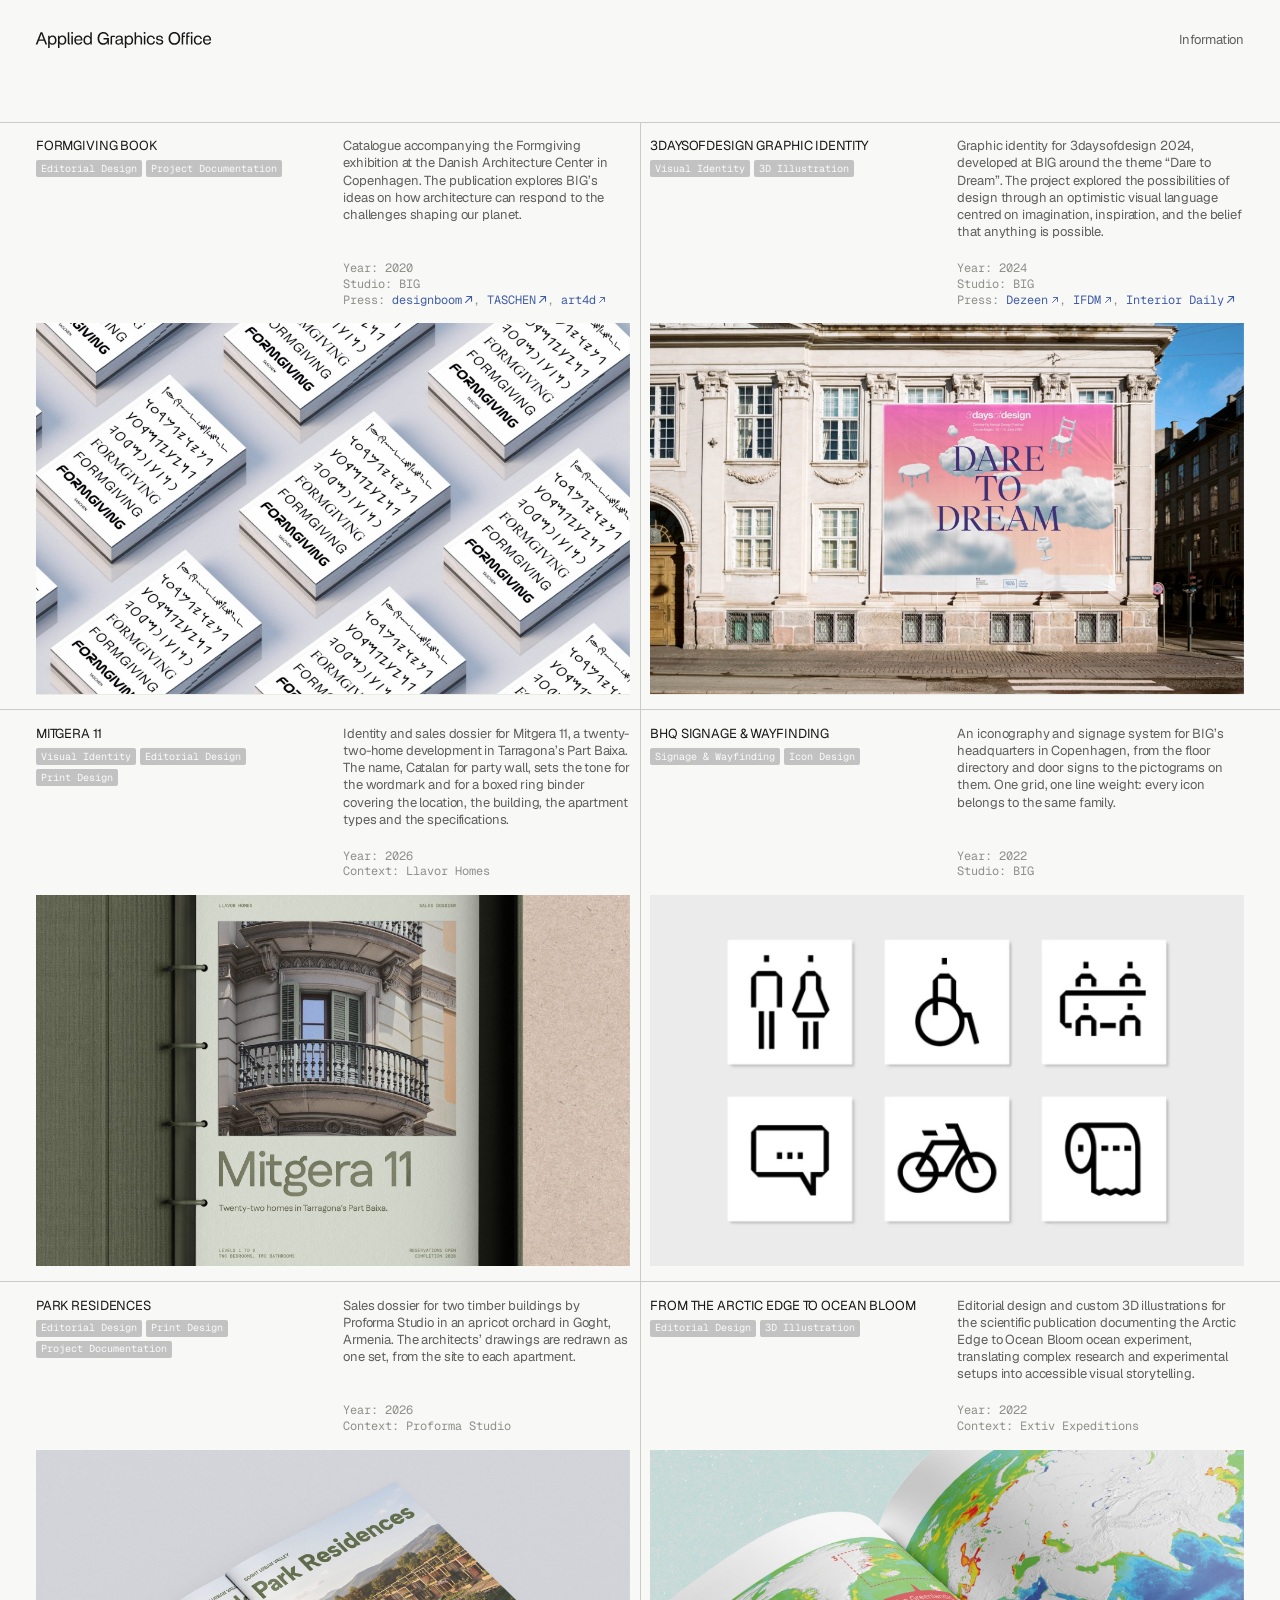
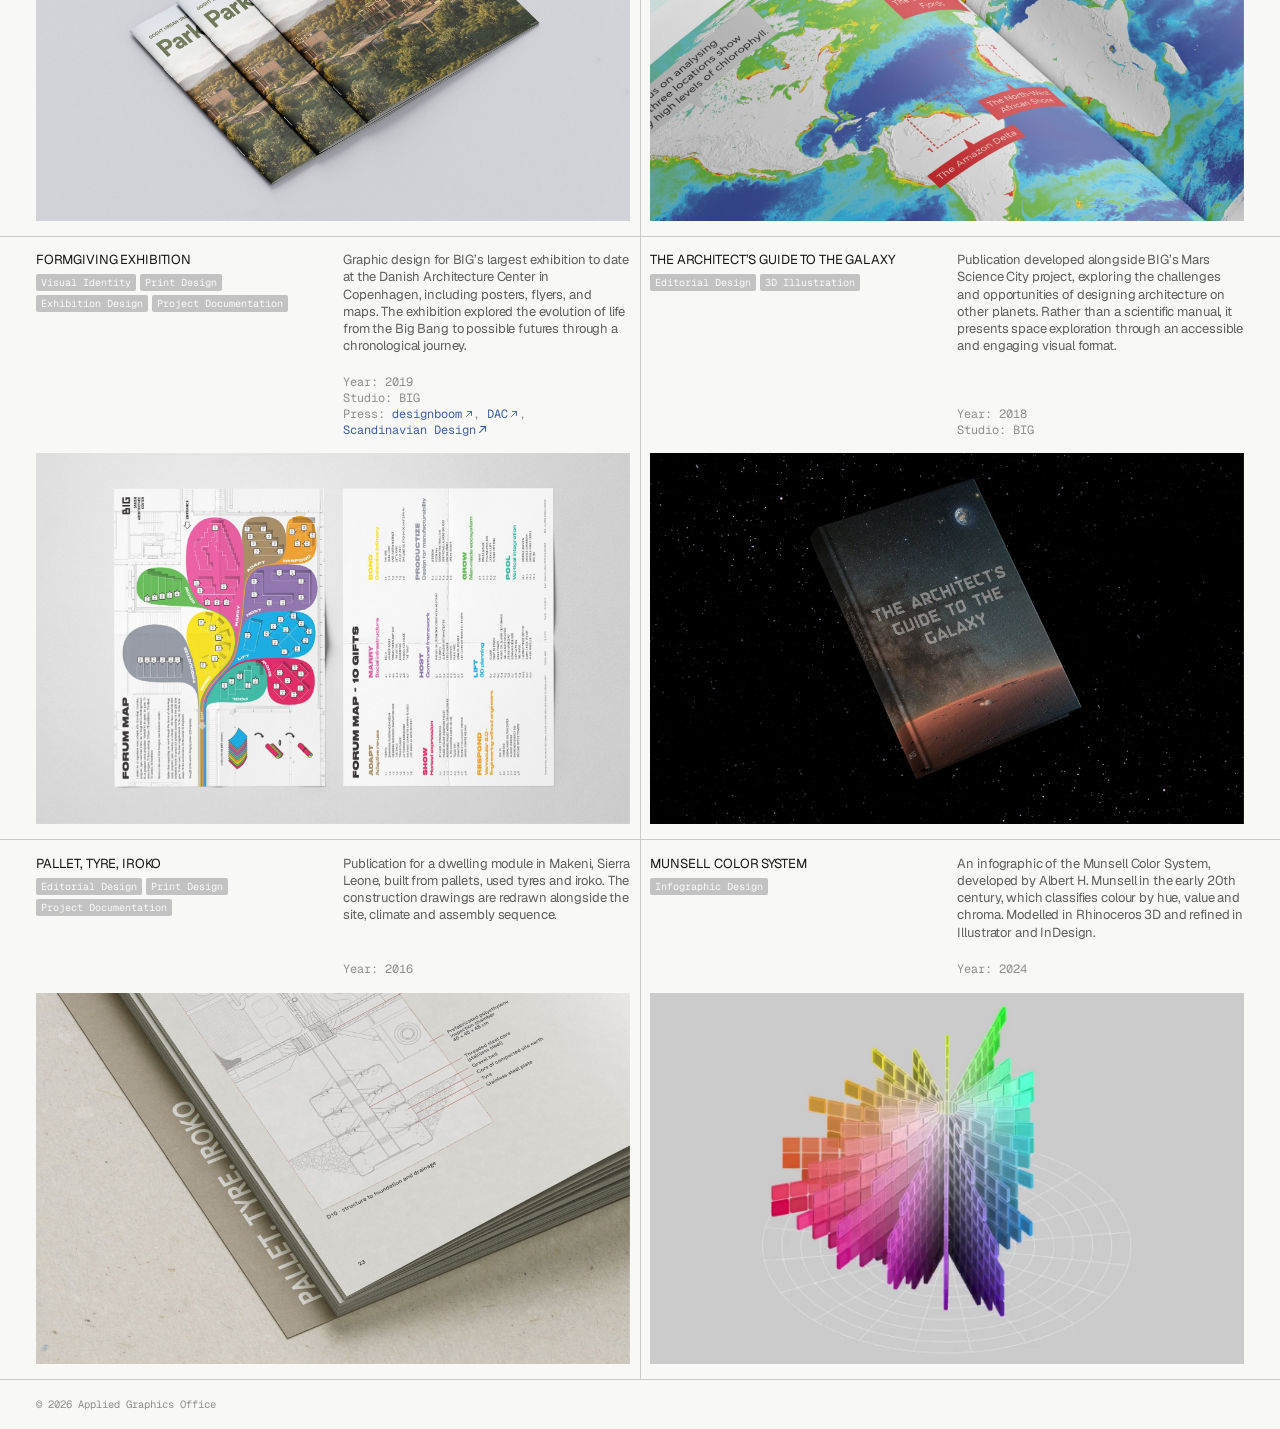
<file: index.html>
<!doctype html>
<html lang="en">
<head>
<meta charset="utf-8">
<meta name="viewport" content="width=device-width, initial-scale=1, viewport-fit=cover">
<title>Applied Graphics Office</title>
<meta name="description" content="Applied Graphics Office is a Copenhagen design studio working at the intersection of space, information and graphic design: signage and wayfinding, visual identity and editorial design.">
<meta property="og:title" content="Applied Graphics Office">
<meta property="og:description" content="A design studio working at the intersection of space, information and graphic design. Signage and wayfinding, visual identity and editorial design.">
<meta property="og:type" content="website">
<meta property="og:url" content="https://www.appliedgraphicsoffice.com/">
<meta property="og:image" content="https://www.appliedgraphicsoffice.com/img/share-munsell-greens.jpg">
<meta property="og:image:width" content="1600">
<meta property="og:image:height" content="997">
<meta name="twitter:card" content="summary_large_image">
<link rel="icon" href="favicon.ico" sizes="32x32">
<link rel="icon" href="favicon.svg" type="image/svg+xml">
<link rel="apple-touch-icon" href="apple-touch-icon.png">
<link rel="preload" href="fonts/geist-latin-400-normal.woff2" as="font" type="font/woff2" crossorigin>
<link rel="preload" href="fonts/geist-mono-latin-400-normal.woff2" as="font" type="font/woff2" crossorigin>
<style>
@font-face{font-family:"Geist";font-style:normal;font-weight:400;font-display:swap;src:url(fonts/geist-latin-400-normal.woff2) format("woff2");unicode-range:U+0000-00FF,U+0131,U+0152-0153,U+02BB-02BC,U+02C6,U+02DA,U+02DC,U+0304,U+0308,U+0329,U+2000-206F,U+20AC,U+2122,U+2191,U+2193,U+2212,U+2215,U+FEFF,U+FFFD}
@font-face{font-family:"Geist";font-style:normal;font-weight:400;font-display:swap;src:url(fonts/geist-latin-ext-400-normal.woff2) format("woff2");unicode-range:U+0100-02BA,U+02BD-02C5,U+02C7-02CC,U+02CE-02D7,U+02DD-02FF,U+0304,U+0308,U+0329,U+1D00-1DBF,U+1E00-1E9F,U+1EF2-1EFF,U+2020,U+20A0-20AB,U+20AD-20C0,U+2113,U+2C60-2C7F,U+A720-A7FF}
@font-face{font-family:"Geist Mono";font-style:normal;font-weight:400;font-display:swap;src:url(fonts/geist-mono-latin-400-normal.woff2) format("woff2");unicode-range:U+0000-00FF,U+0131,U+0152-0153,U+02BB-02BC,U+02C6,U+02DA,U+02DC,U+0304,U+0308,U+0329,U+2000-206F,U+20AC,U+2122,U+2191,U+2193,U+2212,U+2215,U+FEFF,U+FFFD}
@font-face{font-family:"Geist Mono";font-style:normal;font-weight:400;font-display:swap;src:url(fonts/geist-mono-latin-ext-400-normal.woff2) format("woff2");unicode-range:U+0100-02BA,U+02BD-02C5,U+02C7-02CC,U+02CE-02D7,U+02DD-02FF,U+0304,U+0308,U+0329,U+1D00-1DBF,U+1E00-1E9F,U+1EF2-1EFF,U+2020,U+20A0-20AB,U+20AD-20C0,U+2113,U+2C60-2C7F,U+A720-A7FF}
/* 8-column grid, 4 per half; rules mark rows and the centre line. Light only, by design. */
:root{
  --bg:#f8f8f7; --ink:#161616; --text:#5e5e5b; --meta:#8f8f8b; --rule:#cbcbc7; --tag-hover:#a9a9a9;
  --pill:#eeeeec; --link:#405EA5;
  --tag:#c2c2c2; --tag-ink:#fbfbfa; --on-img:#ffffff;
  --font:"Geist", "Helvetica Neue", Arial, sans-serif;
  --mono:"Geist Mono", ui-monospace, Menlo, Consolas, monospace;
  --m:2.8vw;            /* outer margin */
  --g:1.6vw;            /* gutter */
  --s-body:clamp(13px, .86vw, 17px);
  --s-large:clamp(16px, 1.16vw, 24px);
  --s-small:clamp(10.5px, .68vw, 13px);
  --lh:1.32;
  color-scheme:light;
}
*,*::before,*::after{box-sizing:border-box}
[hidden]{display:none!important}
html{-webkit-text-size-adjust:100%}
body{margin:0;letter-spacing:-.01em;background:var(--bg);color:var(--text);font-family:var(--font);font-size:var(--s-body);line-height:var(--lh);
  min-height:100vh;display:flex;flex-direction:column;-webkit-font-smoothing:antialiased}
body>div:not(.lightbox){flex:1}
a{color:inherit;text-decoration:none}
a:hover{color:var(--ink)}
:focus-visible{outline:1px solid var(--ink);outline-offset:3px}
button{font:inherit;letter-spacing:0;color:inherit;background:none;border:0;padding:0;cursor:pointer}
svg{display:block;fill:none;stroke:currentColor;stroke-width:1.5;stroke-linecap:round;stroke-linejoin:round}
p{margin:0}

/* header */
.top{display:flex;justify-content:space-between;align-items:baseline;font-size:var(--s-large);color:var(--ink);
  padding:2.2vw max(var(--m), env(safe-area-inset-right,0px)) 0 max(var(--m), env(safe-area-inset-left,0px));min-height:9.5vw}
.top .mark{color:var(--ink)}
/* faint pill behind the header links on hover; padding and negative margin cancel out, so nothing moves */
.top .mark,.top .nav,.info .mark{border-radius:.3em;padding:.1em .3em;margin:-.1em -.3em;transition:background-color .15s}
@media (hover:hover){.top .mark:hover,.top .nav:hover,.info .mark:hover{background:var(--pill)}}
/* work header: name over the left column, filter + Information over the right */
.work-top{display:grid;grid-template-columns:1fr 1fr;grid-template-rows:auto 1fr;column-gap:var(--g);align-items:baseline;padding-bottom:1.15vw}
.work-top .filters{grid-column:1/-1;grid-row:2;align-self:end;justify-self:start;display:flex;flex-wrap:wrap;gap:4px}
.filters:empty{display:none}
.work-top .mark{justify-self:start}
/* wordmark: Britti Sans outlines, same width as the old type name. The viewBox has 10 units of room each side (negative side margins cancel it) so no browser clips the A or the e. Cap height about .78em; the negative margin puts its baseline on the text baseline */
.wordmark{display:inline-block;vertical-align:baseline;height:1em;width:11.051em;margin:0 -.0435em -.218em;overflow:visible;fill:currentColor;stroke:none}
.top-r{display:flex;align-items:baseline;gap:1em;min-width:0}
.top-r .nav{margin-left:auto}
/* Information / Work: smaller and grey, so the wordmark is the only thing in the header at its size and colour */
.top .nav{font-size:var(--s-body);color:var(--text)}
.top .nav:hover{color:var(--ink)}
.info-top{min-height:0;padding-bottom:4vw} /* same box as the work header, so the name sits in the same spot */

/* work grid */
.grid{display:grid;grid-template-columns:1fr 1fr;border-top:1px solid var(--rule)}
/* two independent columns: opening text in one never moves the other */
.col{min-width:0;display:flex;flex-direction:column}
.col-right{box-shadow:inset 1px 0 0 var(--rule)} /* drawn, not a border, so both columns stay equal width */
.project{display:grid;grid-template-columns:repeat(4,minmax(0,1fr));column-gap:var(--g);row-gap:0;
  align-content:start;grid-template-rows:minmax(var(--row-h,auto),auto) auto;padding:1.15vw calc(var(--g)/2) 1.15vw max(var(--m), env(safe-area-inset-left,0px));border-bottom:1px solid var(--rule)}
.col-right .project{padding-left:calc(var(--g)/2);padding-right:max(var(--m), env(safe-area-inset-right,0px))}
.head{grid-column:1/3;align-self:start;min-width:0;padding-bottom:1.15vw}
.body{grid-column:3/5;align-self:stretch;min-width:0;padding-bottom:1.15vw;display:flex;flex-direction:column;gap:1.6em}
.slides{grid-column:1/5}
h2{margin:0;font-size:var(--s-body);font-weight:400;line-height:var(--lh);text-transform:uppercase;letter-spacing:inherit;color:var(--ink);text-wrap:balance}
.tags{list-style:none;margin:.45em 0 0;padding:0;display:flex;flex-wrap:wrap;gap:4px}
.tags li{display:flex}
/* pills filter the grid; the active one turns dark */
.tag,.filter-clear{font-family:var(--mono);letter-spacing:0;background:var(--tag);color:var(--tag-ink);font-size:.78em;line-height:1;padding:.36em .5em .32em;border-radius:2px;
  cursor:pointer;transition:background-color .15s}
@media (hover:hover){.tag:hover{background:var(--tag-hover)}}
.tag.active,.filter-clear{background:#8f8f8f}
.filter-clear{display:inline-flex;align-items:center;gap:.45em}
.filters .tag,.filters .filter-clear{font-size:calc(var(--s-body)*.78)}
.filter-clear svg{width:.75em;height:.75em;stroke-width:2}
@media (hover:hover){.filter-clear:hover{background:var(--text)}}
.meta a,.info a:not(.mark){white-space:nowrap}
/* ↗ after links that leave the site. Drawn as an icon so it matches across fonts,
   and a fallback font would differ between systems */
a[target="_blank"]::after,a[href^="mailto:"]::after{content:"";display:inline-block;width:.7em;height:.7em;margin-left:.2em;vertical-align:0;background:currentColor;
  -webkit-mask:url("data:image/svg+xml,%3Csvg xmlns='http://www.w3.org/2000/svg' viewBox='0 0 16 16'%3E%3Cpath d='M3 13 13 3M5 3h8v8' fill='none' stroke='%23000' stroke-width='1.8' stroke-linecap='round' stroke-linejoin='round'/%3E%3C/svg%3E") center/contain no-repeat;
  mask:url("data:image/svg+xml,%3Csvg xmlns='http://www.w3.org/2000/svg' viewBox='0 0 16 16'%3E%3Cpath d='M3 13 13 3M5 3h8v8' fill='none' stroke='%23000' stroke-width='1.8' stroke-linecap='round' stroke-linejoin='round'/%3E%3C/svg%3E") center/contain no-repeat}
.meta a{color:var(--link);border-bottom:1px solid transparent}
.meta a:hover{color:var(--link);border-bottom-color:currentColor}
.meta{font-family:var(--mono);font-size:.92em;letter-spacing:0;color:var(--meta);margin-top:auto} /* year and client sit on the image; the gap above them flexes */


/* slideshow */
.slides{position:relative;aspect-ratio:1.6;max-width:100%;background:#e9e9e6;overflow:hidden;color:var(--on-img)}
.frame{position:absolute;inset:0;cursor:zoom-in}
.frame img,.frame video{position:absolute;inset:0;width:100%;height:100%;object-fit:cover;display:block;will-change:transform}
.slides{--inset:1.1vw;--ico:clamp(14px,1vw,18px)}
/* arrows and enlarge icon share one size, stroke and shadow, and the same inset from the image edge */
.slides .prev,.slides .next{position:absolute;top:0;bottom:0;width:12%;display:flex;align-items:center}
.slides .prev{left:0;justify-content:flex-start;padding-left:var(--inset)}.slides .next{right:0;justify-content:flex-end;padding-right:var(--inset)}
.slides .prev svg,.slides .next svg,.enlarge svg{width:var(--ico);height:var(--ico);
  filter:drop-shadow(0 0 3px rgba(0,0,0,.45)) drop-shadow(0 0 10px rgba(0,0,0,.25))}
.enlarge{position:absolute;top:var(--inset);right:var(--inset);width:var(--ico);aspect-ratio:1;z-index:2;cursor:zoom-in;
  transition:opacity .2s}
.enlarge::after{content:"";position:absolute;inset:-12px} /* larger click target, sits above the next arrow */
.slides[data-count="1"] .prev,.slides[data-count="1"] .next{display:none}
/* mouse and trackpad: arrows appear on hover; touch screens keep them visible */
@media (hover:hover) and (pointer:fine){
  .slides .prev,.slides .next,.slides .enlarge{opacity:0;transition:opacity .2s}
  .slides:hover .prev,.slides:hover .next,.slides:hover .enlarge,.slides:focus-within .enlarge,
  .slides .prev:focus-visible,.slides .next:focus-visible{opacity:1}
}

/* information */
.info{max-width:calc(50vw - var(--m) - var(--g)/2);min-width:0;color:var(--text);line-height:var(--lh);display:flex;flex-direction:column;gap:1.3em}
.info .mark{color:var(--ink)}
.info .contact{margin-top:1.3em}
.info a:not(.mark){color:var(--link);border-bottom:1px solid transparent}
.info a:not(.mark):hover{color:var(--link);border-bottom-color:currentColor}

/* footer */
.foot{font-family:var(--mono);letter-spacing:0;font-size:var(--s-small);color:var(--meta);padding:1.4vw max(var(--m), env(safe-area-inset-right,0px)) max(1.4vw, env(safe-area-inset-bottom,0px)) max(var(--m), env(safe-area-inset-left,0px))}

/* lightbox */
.lightbox{position:fixed;inset:0;z-index:20;background:var(--bg);display:flex;align-items:center;justify-content:center;color:var(--ink)}
/* the stage hugs the image, so the arrows sit just outside its edges */
.lightbox{--lb-ico:clamp(16px,1.2vw,22px);--lb-gap:1.2vw}
.lb-stage{position:relative}
.lb-img{max-width:calc(100vw - 16vw);max-height:calc(100vh - 12vh);object-fit:contain;display:block}
.lightbox .prev,.lightbox .next{position:absolute;top:0;bottom:0;width:calc(var(--lb-ico) + var(--lb-gap) + 2vw);display:flex;align-items:center}
.lightbox .prev{right:100%;justify-content:flex-end;padding-right:var(--lb-gap)}
.lightbox .next{left:100%;justify-content:flex-start;padding-left:var(--lb-gap)}
.lightbox svg{width:var(--lb-ico);height:var(--lb-ico)}
.lb-close{position:absolute;z-index:2;padding:8px;margin:-8px;top:calc(2.2vw + env(safe-area-inset-top,0px));right:max(var(--m), env(safe-area-inset-right,0px))}
.lb-caption{position:absolute;left:max(var(--m), env(safe-area-inset-left,0px));bottom:calc(1.4vw + env(safe-area-inset-bottom,0px));font-size:var(--s-body);color:var(--meta)}
.lb-caption b{font-weight:400;color:var(--ink);text-transform:uppercase;letter-spacing:inherit}
body.locked{overflow:hidden}

/* phones and small tablets: one project per row */
@media (max-width:760px){
  :root{--m:16px;--g:12px;--s-body:13px;--s-large:16px;--s-small:11px}
  .top{padding-top:16px;min-height:72px}
  .work-top{grid-template-columns:auto 1fr;row-gap:12px}
  .top-r{display:contents}
  .top-r .nav{justify-self:end;grid-column:2;grid-row:1}
  .work-top .filters{grid-column:1/-1}
  .work-top{padding-bottom:14px}
  .grid{display:flex;flex-direction:column}
  .col{display:contents}
  .project,.col-right .project{grid-template-columns:1fr;grid-row:auto;grid-template-rows:none;row-gap:14px;padding:14px max(16px, env(safe-area-inset-right,0px)) 20px max(16px, env(safe-area-inset-left,0px));border-left:0}
  .head,.body,.slides{grid-column:1/-1}
  .body{gap:1em}
  .head,.body{padding-bottom:0}
  .slides{--inset:10px;--ico:16px}
  .info{max-width:none}
  .info-top{flex-direction:column-reverse;align-items:stretch;gap:24px;padding-bottom:40px}
  .info-top .nav{align-self:flex-end}
  .foot{padding-block:16px}
  .lightbox{--lb-ico:16px;--lb-gap:8px}
  .lb-img{max-width:calc(100vw - 64px);max-height:80vh}
  .lightbox .prev,.lightbox .next{width:32px}
  .lb-close{top:calc(16px + env(safe-area-inset-top,0px))}
  .lb-caption{bottom:calc(16px + env(safe-area-inset-bottom,0px))}
}
@media (prefers-reduced-motion:reduce){*{transition:none!important;scroll-behavior:auto!important}}
</style>
</head>
<body>
<div id="work-view">
  <header class="top work-top">
    <a class="mark" href="#"><svg class="wordmark" viewBox="66.25 113.75 2541.75 230.00" role="img" aria-label="Applied Graphics Office"><path transform="matrix(1,0,0,-1,189.0685,220.794)" d="M0 0-30 76.5H-31L-60.75 0ZM-43.25 102.25H-17.5L52-72.75H27.75L7-20.25H-67.75L-88.25-72.75H-112.75Z"/><path transform="matrix(1,0,0,-1,353.8156,230.794)" d="M0 0C0 28.75-14.5 47.5-37.75 47.5-61.25 47.5-77.25 28.75-77.25 0-77.25-28.75-61.25-47.75-37.75-47.75-14.5-47.75 0-28.75 0 0M-98.25 62.75H-78.75V40C-70 57-54.5 66.5-34 66.5-.25 66.5 22.25 40.5 22.25 0 22.25-40.5-.25-66.5-34-66.5-53-66.5-67.75-58.5-76.75-43.75V-112.75H-98.25Z"/><path transform="matrix(1,0,0,-1,494.8146,230.794)" d="M0 0C0 28.75-14.5 47.5-37.75 47.5-61.25 47.5-77.25 28.75-77.25 0-77.25-28.75-61.25-47.75-37.75-47.75-14.5-47.75 0-28.75 0 0M-98.25 62.75H-78.75V40C-70 57-54.5 66.5-34 66.5-.25 66.5 22.25 40.5 22.25 0 22.25-40.5-.25-66.5-34-66.5-53-66.5-67.75-58.5-76.75-43.75V-112.75H-98.25Z"/><path transform="matrix(1,0,0,-1,537.3166,269.544)" d="M0 0V151H21.5V-5H32.5V-24H23.25C8.5-24 0-15.5 0 0"/><path transform="matrix(1,0,0,-1,0,461.131)" d="M589.315 293.087H610.815V167.587H589.315ZM586.065 333.837C586.065 341.337 592.065 347.337 600.065 347.337 607.815 347.337 613.815 341.337 613.815 333.837 613.815 326.087 607.815 320.587 600.065 320.587 592.065 320.587 586.065 326.087 586.065 333.837"/><path transform="matrix(1,0,0,-1,725.8146,219.794)" d="M0 0C.75 20.25-11.75 37.25-35.75 37.25-56 37.25-70 23-72.5 0ZM-95-11.25C-95 28.75-71.75 55.5-34.75 55.5 3.75 55.5 26.75 26.5 21.5-17.25H-73C-71.75-43.25-57.75-59-34.25-59-14.5-59-4.5-47.5-1.5-38.25H20C14.25-60.25-4-77.5-34.25-77.5-71.5-77.5-95-51.5-95-11.25"/><path transform="matrix(1,0,0,-1,861.3127,230.794)" d="M0 0C0 28.75-16 47.5-39.25 47.5-62.5 47.5-77 28.75-77 0-77-28.75-62.5-47.5-39.25-47.5-16-47.5 0-28.75 0 0M-99.25 0C-99.25 40.5-76.75 66.5-43 66.5-23.75 66.5-9.25 58.25-.25 43.25V112.25H21.25V-62.75H1.5V-40.5C-7.25-57.25-22.5-66.5-43-66.5-76.75-66.5-99.25-40.5-99.25 0"/><path transform="matrix(1,0,0,-1,966.0617,206.044)" d="M0 0C0 55.25 33 91.25 84 91.25 125 91.25 153.75 67.75 160 31.25H137C132.25 55 111.75 70.5 84.5 70.5 47 70.5 23.75 43 23.75-.25 23.75-42.75 46.5-70.5 83.75-70.5 117.25-70.5 137.5-48.5 139.25-15H85.25V4.75H162.5V-87.5H143.25V-51C134.75-78 111.25-91.25 82-91.25 32.5-91.25 0-55.25 0 0"/><path transform="matrix(1,0,0,-1,1175.8107,168.044)" d="M0 0H39.5V-19H-1.75V-125.5H-23.25V-24C-23.25-8.5-14.75 0 0 0"/><path transform="matrix(1,0,0,-1,1306.8117,238.294)" d="M0 0V4.25L-39 1.75C-57.25 .5-64.25-6.75-64.25-19.25-64.25-34-54.75-40.75-39.75-40.75-17-40.75 0-25.25 0 0M-86.25-20.25C-86.25 1.75-71 15.5-41.75 17.5L-9.75 19.75C-3.75 20.25-.75 22.75-.75 31-.75 48.75-14 55.5-30.25 55.5-48.75 55.5-59.75 46.75-61.75 31H-82.75C-79 59.5-60 74-29.75 74 1.5 74 21.25 58.5 21.25 23.25V-36.25H31.25V-55.25H22C9.5-55.25 2.25-47.5 2.25-33.25V-31.5C-5.25-49-21.25-59-42.75-59-70.25-59-86.25-42.5-86.25-20.25"/><path transform="matrix(1,0,0,-1,1455.3107,230.794)" d="M0 0C0 28.75-14.5 47.5-37.75 47.5-61.25 47.5-77.25 28.75-77.25 0-77.25-28.75-61.25-47.75-37.75-47.75-14.5-47.75 0-28.75 0 0M-98.25 62.75H-78.75V40C-70 57-54.5 66.5-34 66.5-.25 66.5 22.25 40.5 22.25 0 22.25-40.5-.25-66.5-34-66.5-53-66.5-67.75-58.5-76.75-43.75V-112.75H-98.25Z"/><path transform="matrix(1,0,0,-1,1556.0597,183.294)" d="M0 0C-23 0-36.5-16.25-36.5-49V-110.25H-58V64.75H-36.5V-4.5C-29.25 11-15.5 19 3.5 19 32.25 19 49.75 .75 49.75-30.25V-110.25H28.25V-35.25C28.25-11.25 19 0 0 0"/><path transform="matrix(1,0,0,-1,0,461.131)" d="M1631.059 293.087H1652.559V167.587H1631.059ZM1627.809 333.837C1627.809 341.337 1633.809 347.337 1641.809 347.337 1649.559 347.337 1655.559 341.337 1655.559 333.837 1655.559 326.087 1649.559 320.587 1641.809 320.587 1633.809 320.587 1627.809 326.087 1627.809 333.837"/><path transform="matrix(1,0,0,-1,1672.5587,230.794)" d="M0 0C0 40.25 24.5 66.5 60.75 66.5 91.5 66.5 113.5 47.5 117.5 15.75H96C93.25 35 79 47.5 60.5 47.5 37.75 47.5 22.25 28.75 22.25 0 22.25-28.75 38-47.5 60.75-47.5 79.25-47.5 94.75-34.75 97.5-15H118.75C115.25-47 91.75-66.5 60.75-66.5 24.5-66.5 0-40.25 0 0"/><path transform="matrix(1,0,0,-1,1910.5568,259.044)" d="M0 0C0-23.25-19.5-38.25-50.75-38.25-85-38.25-105.75-20.5-106.5 6H-86.5C-84.5-9.5-73.5-20-51-20-33-20-21.75-13-21.75 .5-21.75 10.75-28.5 16-43.75 18.75L-62.75 22C-89.25 26.5-102.75 37.75-102.75 57-102.75 78.5-85.5 94.75-55 94.75-25.25 94.75-5.75 79-4 53H-24.75C-26.25 67.25-36.5 76.75-55.5 76.75-73 76.75-81.25 68.75-81.25 58-81.25 48.5-75 43-57.5 40L-38 36.5C-13.5 32 0 20 0 0"/><path transform="matrix(1,0,0,-1,2130.056,206.044)" d="M0 0C0 42.75-23.75 70.5-60 70.5-96 70.5-120 42.75-120 0-120-42.75-96-70.5-60-70.5-23.75-70.5 0-42.75 0 0M-143.75 0C-143.75 55.25-110.75 91.25-60 91.25-9.25 91.25 24 55.25 24 0 24-55.25-9.25-91.25-60-91.25-110.75-91.25-143.75-55.25-143.75 0"/><path transform="matrix(1,0,0,-1,2212.803,118.54401)" d="M0 0H11.25V-19H-9C-14.5-19-16.5-21-16.5-26.5V-49.5H8V-68.5H-16.25V-175H-37.75V-35.75C-37.75-13.5-25.25 0 0 0"/><path transform="matrix(1,0,0,-1,2278.801,118.54401)" d="M0 0H11.25V-19H-9C-14.5-19-16.5-21-16.5-26.5V-49.5H8V-68.5H-16.25V-175H-37.75V-35.75C-37.75-13.5-25.25 0 0 0"/><path transform="matrix(1,0,0,-1,0,461.131)" d="M2307.301 293.087H2328.801V167.587H2307.301ZM2304.051 333.837C2304.051 341.337 2310.051 347.337 2318.051 347.337 2325.801 347.337 2331.801 341.337 2331.801 333.837 2331.801 326.087 2325.801 320.587 2318.051 320.587 2310.051 320.587 2304.051 326.087 2304.051 333.837"/><path transform="matrix(1,0,0,-1,2348.801,230.794)" d="M0 0C0 40.25 24.5 66.5 60.75 66.5 91.5 66.5 113.5 47.5 117.5 15.75H96C93.25 35 79 47.5 60.5 47.5 37.75 47.5 22.25 28.75 22.25 0 22.25-28.75 38-47.5 60.75-47.5 79.25-47.5 94.75-34.75 97.5-15H118.75C115.25-47 91.75-66.5 60.75-66.5 24.5-66.5 0-40.25 0 0"/><path transform="matrix(1,0,0,-1,2575.802,219.794)" d="M0 0C.75 20.25-11.75 37.25-35.75 37.25-56 37.25-70 23-72.5 0ZM-95-11.25C-95 28.75-71.75 55.5-34.75 55.5 3.75 55.5 26.75 26.5 21.5-17.25H-73C-71.75-43.25-57.75-59-34.25-59-14.5-59-4.5-47.5-1.5-38.25H20C14.25-60.25-4-77.5-34.25-77.5-71.5-77.5-95-51.5-95-11.25"/></svg></a>
    <div class="top-r">
      <a class="nav" href="#information">Information</a>
    </div>
    <div class="filters" aria-live="polite"></div>
  </header>
  <main class="grid">
    <div class="col col-left">
  <article class="project" id="formgiving-book" data-i="0" data-tags="Editorial Design|Project Documentation" style="order:0">
    <div class="head">
      <h2><a href="#formgiving-book">Formgiving Book</a></h2>
      <ul class="tags"><li><button class="tag" type="button" data-tag="Editorial Design">Editorial Design</button></li><li><button class="tag" type="button" data-tag="Project Documentation">Project Documentation</button></li></ul>
    </div>
    <div class="body">
      <p>Catalogue accompanying the Formgiving exhibition at the Danish Architecture Center in Copenhagen. The publication explores BIG’s ideas on how architecture can respond to the challenges shaping our planet.</p>
      <p class="meta">Year: 2020<br>Studio: BIG<br>Press: <a href="https://www.designboom.com/architecture/big-formgiving-an-architectural-future-history-taschen-12-19-2020/" target="_blank" rel="noopener">designboom</a>, <a href="https://www.taschen.com/en/books/architecture-design/04679/big-formgiving-an-architectural-future-history/" target="_blank" rel="noopener">TASCHEN</a>, <a href="https://art4d.com/en/2021/01/big-formgiving" target="_blank" rel="noopener">art4d</a></p>
    </div>
    <div class="slides" data-count="6">
      <button class="frame" type="button" aria-label="Enlarge Formgiving Book"><img src="img/formgiving-book-1.jpg" alt="Formgiving Book, image 1 of 6" loading="lazy" decoding="async"><img src="img/formgiving-book-2.jpg" alt="Formgiving Book, image 2 of 6" loading="lazy" decoding="async" hidden><img src="img/formgiving-book-3.jpg" alt="Formgiving Book, image 3 of 6" loading="lazy" decoding="async" hidden><img src="img/formgiving-book-4.jpg" alt="Formgiving Book, image 4 of 6" loading="lazy" decoding="async" hidden><img src="img/formgiving-book-5.jpg" alt="Formgiving Book, image 5 of 6" loading="lazy" decoding="async" hidden><img src="img/formgiving-book-6.jpg" alt="Formgiving Book, image 6 of 6" loading="lazy" decoding="async" hidden></button>
      <button class="prev" type="button" aria-label="Previous image"><svg viewBox="0 0 16 16"><path d="M15 8H1M6 3 1 8l5 5"/></svg></button>
      <button class="next" type="button" aria-label="Next image"><svg viewBox="0 0 16 16"><path d="M1 8h14M10 3l5 5-5 5"/></svg></button>
      <span class="enlarge" aria-hidden="true"><svg viewBox="0 0 16 16"><path d="M9 1h6v6M15 1 9 7M7 15H1V9M1 15l6-6"/></svg></span>    </div>
  </article>
  <article class="project" id="mitgera-11" data-i="2" data-tags="Visual Identity|Editorial Design|Print Design" style="order:2">
    <div class="head">
      <h2><a href="#mitgera-11">Mitgera 11</a></h2>
      <ul class="tags"><li><button class="tag" type="button" data-tag="Visual Identity">Visual Identity</button></li><li><button class="tag" type="button" data-tag="Editorial Design">Editorial Design</button></li><li><button class="tag" type="button" data-tag="Print Design">Print Design</button></li></ul>
    </div>
    <div class="body">
      <p>Identity and sales dossier for Mitgera 11, a twenty-two-home development in Tarragona’s Part Baixa. The name, Catalan for party wall, sets the tone for the wordmark and for a boxed ring binder covering the location, the building, the apartment types and the specifications.</p>
      <p class="meta">Year: 2026<br>Context: Llavor Homes</p>
    </div>
    <div class="slides" data-count="11">
      <button class="frame" type="button" aria-label="Enlarge Mitgera 11"><img src="img/mitgera-11-1.jpg" alt="Mitgera 11, image 1 of 11" loading="lazy" decoding="async"><img src="img/mitgera-11-2.jpg" alt="Mitgera 11, image 2 of 11" loading="lazy" decoding="async" hidden><img src="img/mitgera-11-3.jpg" alt="Mitgera 11, image 3 of 11" loading="lazy" decoding="async" hidden><img src="img/mitgera-11-4.jpg" alt="Mitgera 11, image 4 of 11" loading="lazy" decoding="async" hidden><img src="img/mitgera-11-5.jpg" alt="Mitgera 11, image 5 of 11" loading="lazy" decoding="async" hidden><img src="img/mitgera-11-6.jpg" alt="Mitgera 11, image 6 of 11" loading="lazy" decoding="async" hidden><img src="img/mitgera-11-7.jpg" alt="Mitgera 11, image 7 of 11" loading="lazy" decoding="async" hidden><img src="img/mitgera-11-8.jpg" alt="Mitgera 11, image 8 of 11" loading="lazy" decoding="async" hidden><img src="img/mitgera-11-9.jpg" alt="Mitgera 11, image 9 of 11" loading="lazy" decoding="async" hidden><img src="img/mitgera-11-10.jpg" alt="Mitgera 11, image 10 of 11" loading="lazy" decoding="async" hidden><img src="img/mitgera-11-11.jpg" alt="Mitgera 11, image 11 of 11" loading="lazy" decoding="async" hidden></button>
      <button class="prev" type="button" aria-label="Previous image"><svg viewBox="0 0 16 16"><path d="M15 8H1M6 3 1 8l5 5"/></svg></button>
      <button class="next" type="button" aria-label="Next image"><svg viewBox="0 0 16 16"><path d="M1 8h14M10 3l5 5-5 5"/></svg></button>
      <span class="enlarge" aria-hidden="true"><svg viewBox="0 0 16 16"><path d="M9 1h6v6M15 1 9 7M7 15H1V9M1 15l6-6"/></svg></span>    </div>
  </article>
  <article class="project" id="park-residences" data-i="4" data-tags="Editorial Design|Print Design|Project Documentation" style="order:4">
    <div class="head">
      <h2><a href="#park-residences">Park Residences</a></h2>
      <ul class="tags"><li><button class="tag" type="button" data-tag="Editorial Design">Editorial Design</button></li><li><button class="tag" type="button" data-tag="Print Design">Print Design</button></li><li><button class="tag" type="button" data-tag="Project Documentation">Project Documentation</button></li></ul>
    </div>
    <div class="body">
      <p>Sales dossier for two timber buildings by Proforma Studio in an apricot orchard in Goght, Armenia. The architects’ drawings are redrawn as one set, from the site to each apartment.</p>
      <p class="meta">Year: 2026<br>Context: Proforma Studio</p>
    </div>
    <div class="slides" data-count="8">
      <button class="frame" type="button" aria-label="Enlarge Park Residences"><img src="img/park-residences-1.jpg" alt="Park Residences, image 1 of 8" loading="lazy" decoding="async"><img src="img/park-residences-2.jpg" alt="Park Residences, image 2 of 8" loading="lazy" decoding="async" hidden><img src="img/park-residences-3.jpg" alt="Park Residences, image 3 of 8" loading="lazy" decoding="async" hidden><img src="img/park-residences-4.jpg" alt="Park Residences, image 4 of 8" loading="lazy" decoding="async" hidden><img src="img/park-residences-5.jpg" alt="Park Residences, image 5 of 8" loading="lazy" decoding="async" hidden><img src="img/park-residences-6.jpg" alt="Park Residences, image 6 of 8" loading="lazy" decoding="async" hidden><img src="img/park-residences-7.jpg" alt="Park Residences, image 7 of 8" loading="lazy" decoding="async" hidden><img src="img/park-residences-8.jpg" alt="Park Residences, image 8 of 8" loading="lazy" decoding="async" hidden></button>
      <button class="prev" type="button" aria-label="Previous image"><svg viewBox="0 0 16 16"><path d="M15 8H1M6 3 1 8l5 5"/></svg></button>
      <button class="next" type="button" aria-label="Next image"><svg viewBox="0 0 16 16"><path d="M1 8h14M10 3l5 5-5 5"/></svg></button>
      <span class="enlarge" aria-hidden="true"><svg viewBox="0 0 16 16"><path d="M9 1h6v6M15 1 9 7M7 15H1V9M1 15l6-6"/></svg></span>    </div>
  </article>
  <article class="project" id="formgiving-exhibition" data-i="6" data-tags="Visual Identity|Print Design|Exhibition Design|Project Documentation" style="order:6">
    <div class="head">
      <h2><a href="#formgiving-exhibition">Formgiving Exhibition</a></h2>
      <ul class="tags"><li><button class="tag" type="button" data-tag="Visual Identity">Visual Identity</button></li><li><button class="tag" type="button" data-tag="Print Design">Print Design</button></li><li><button class="tag" type="button" data-tag="Exhibition Design">Exhibition Design</button></li><li><button class="tag" type="button" data-tag="Project Documentation">Project Documentation</button></li></ul>
    </div>
    <div class="body">
      <p>Graphic design for BIG’s largest exhibition to date at the Danish Architecture Center in Copenhagen, including posters, flyers, and maps. The exhibition explored the evolution of life from the Big Bang to possible futures through a chronological journey.</p>
      <p class="meta">Year: 2019<br>Studio: BIG<br>Press: <a href="https://www.designboom.com/architecture/bjarke-ingels-group-formgiving-exhibition-copenhagen-06-12-2019/" target="_blank" rel="noopener">designboom</a>, <a href="https://dac.dk/en/exhibitions/big-presents-formgiving" target="_blank" rel="noopener">DAC</a>, <a href="https://scandinaviandesign.com/explore-bigs-world-of-form-and-color-danish-architecture-centre/" target="_blank" rel="noopener">Scandinavian Design</a></p>
    </div>
    <div class="slides" data-count="7">
      <button class="frame" type="button" aria-label="Enlarge Formgiving Exhibition"><img src="img/formgiving-exhibition-1.jpg" alt="Formgiving Exhibition, image 1 of 7" loading="lazy" decoding="async"><img src="img/formgiving-exhibition-2.jpg" alt="Formgiving Exhibition, image 2 of 7" loading="lazy" decoding="async" hidden><img src="img/formgiving-exhibition-3.jpg" alt="Formgiving Exhibition, image 3 of 7" loading="lazy" decoding="async" hidden><img src="img/formgiving-exhibition-4.jpg" alt="Formgiving Exhibition, image 4 of 7" loading="lazy" decoding="async" hidden><img src="img/formgiving-exhibition-5.jpg" alt="Formgiving Exhibition, image 5 of 7" loading="lazy" decoding="async" hidden><img src="img/formgiving-exhibition-6.jpg" alt="Formgiving Exhibition, image 6 of 7" loading="lazy" decoding="async" hidden><img src="img/formgiving-exhibition-7.jpg" alt="Formgiving Exhibition, image 7 of 7" loading="lazy" decoding="async" hidden></button>
      <button class="prev" type="button" aria-label="Previous image"><svg viewBox="0 0 16 16"><path d="M15 8H1M6 3 1 8l5 5"/></svg></button>
      <button class="next" type="button" aria-label="Next image"><svg viewBox="0 0 16 16"><path d="M1 8h14M10 3l5 5-5 5"/></svg></button>
      <span class="enlarge" aria-hidden="true"><svg viewBox="0 0 16 16"><path d="M9 1h6v6M15 1 9 7M7 15H1V9M1 15l6-6"/></svg></span>    </div>
  </article>
  <article class="project" id="pallet-tyre-iroko" data-i="8" data-tags="Editorial Design|Print Design|Project Documentation" style="order:8">
    <div class="head">
      <h2><a href="#pallet-tyre-iroko">Pallet, Tyre, Iroko</a></h2>
      <ul class="tags"><li><button class="tag" type="button" data-tag="Editorial Design">Editorial Design</button></li><li><button class="tag" type="button" data-tag="Print Design">Print Design</button></li><li><button class="tag" type="button" data-tag="Project Documentation">Project Documentation</button></li></ul>
    </div>
    <div class="body">
      <p>Publication for a dwelling module in Makeni, Sierra Leone, built from pallets, used tyres and iroko. The construction drawings are redrawn alongside the site, climate and assembly sequence.</p>
      <p class="meta">Year: 2016</p>
    </div>
    <div class="slides" data-count="17">
      <button class="frame" type="button" aria-label="Enlarge Pallet, Tyre, Iroko"><img src="img/pallet-tyre-iroko-1.jpg" alt="Open book, close-up of detail D10: the tyre footing, steel core and drainage, with red leader lines" loading="lazy" decoding="async"><img src="img/pallet-tyre-iroko-2.jpg" alt="The closed book at an angle, kraft cover with a photograph glued on and white type" loading="lazy" decoding="async" hidden><img src="img/pallet-tyre-iroko-3.jpg" alt="Cover open on the opening page: the finished module drawn above a short paragraph" loading="lazy" decoding="async" hidden><img src="img/pallet-tyre-iroko-4.jpg" alt="Close-up of the opening page: the module drawing and the text about building from parts already in circulation" loading="lazy" decoding="async" hidden><img src="img/pallet-tyre-iroko-5.jpg" alt="Spread 5–6: the Context divider and the brief, with climate charts and figures" loading="lazy" decoding="async" hidden><img src="img/pallet-tyre-iroko-6.jpg" alt="Spread 7–8: Makeni, Sierra Leone, text and three photographs" loading="lazy" decoding="async" hidden><img src="img/pallet-tyre-iroko-7.jpg" alt="Spread 9–10: full-bleed photograph of market stalls built from round timber poles and metal sheet" loading="lazy" decoding="async" hidden><img src="img/pallet-tyre-iroko-8.jpg" alt="Spread 13–14: aggregation and growth, the six principles, the roof plan and a field photograph" loading="lazy" decoding="async" hidden><img src="img/pallet-tyre-iroko-9.jpg" alt="Spread 15–16: pallet, tyre and iroko, each with a photograph, data and a joint drawing" loading="lazy" decoding="async" hidden><img src="img/pallet-tyre-iroko-10.jpg" alt="Close-up of the D1 tyre footing and D4 truss joint, with the red sewing thread in the gutter" loading="lazy" decoding="async" hidden><img src="img/pallet-tyre-iroko-11.jpg" alt="Spread 17–18: the assembly sequence in eleven axonometric steps" loading="lazy" decoding="async" hidden><img src="img/pallet-tyre-iroko-12.jpg" alt="Spread 19–20: sections A-A and B-B" loading="lazy" decoding="async" hidden><img src="img/pallet-tyre-iroko-13.jpg" alt="Close-up of section B-B: two roofs meeting over the shared gutter, details D9 and D10 marked in red" loading="lazy" decoding="async" hidden><img src="img/pallet-tyre-iroko-14.jpg" alt="Spread 21–22: quantities per module and the module plan" loading="lazy" decoding="async" hidden><img src="img/pallet-tyre-iroko-15.jpg" alt="Spread 23–24: details D9 and D10, and water and power" loading="lazy" decoding="async" hidden><img src="img/pallet-tyre-iroko-16.jpg" alt="Spread 25–26: a path through the palms, and the colophon" loading="lazy" decoding="async" hidden><img src="img/pallet-tyre-iroko-17.jpg" alt="The closed book from above, kraft cover with a photograph glued on and white type" loading="lazy" decoding="async" hidden></button>
      <button class="prev" type="button" aria-label="Previous image"><svg viewBox="0 0 16 16"><path d="M15 8H1M6 3 1 8l5 5"/></svg></button>
      <button class="next" type="button" aria-label="Next image"><svg viewBox="0 0 16 16"><path d="M1 8h14M10 3l5 5-5 5"/></svg></button>
      <span class="enlarge" aria-hidden="true"><svg viewBox="0 0 16 16"><path d="M9 1h6v6M15 1 9 7M7 15H1V9M1 15l6-6"/></svg></span>    </div>
  </article>
    </div>
    <div class="col col-right">
  <article class="project" id="3daysofdesign" data-i="1" data-tags="Visual Identity|3D Illustration" style="order:1">
    <div class="head">
      <h2><a href="#3daysofdesign">3daysofdesign Graphic Identity</a></h2>
      <ul class="tags"><li><button class="tag" type="button" data-tag="Visual Identity">Visual Identity</button></li><li><button class="tag" type="button" data-tag="3D Illustration">3D Illustration</button></li></ul>
    </div>
    <div class="body">
      <p>Graphic identity for 3daysofdesign 2024, developed at BIG around the theme “Dare to Dream”. The project explored the possibilities of design through an optimistic visual language centred on imagination, inspiration, and the belief that anything is possible.</p>
      <p class="meta">Year: 2024<br>Studio: BIG<br>Press: <a href="https://www.dezeen.com/2024/02/27/big-3-days-of-design-2024-visual-identity/" target="_blank" rel="noopener">Dezeen</a>, <a href="https://ifdm.design/2024/06/03/dedicated-to-dreamers/" target="_blank" rel="noopener">IFDM</a>, <a href="https://www.interiordaily.com/article/9634851/3daysofdesign-2024-has-kicked-off-in-copenhagen/" target="_blank" rel="noopener">Interior Daily</a></p>
    </div>
    <div class="slides" data-count="5">
      <button class="frame" type="button" aria-label="Enlarge 3daysofdesign Graphic Identity"><img src="img/3daysofdesign-1.jpg" alt="3daysofdesign Graphic Identity, image 1 of 5" loading="lazy" decoding="async"><img src="img/3daysofdesign-2.jpg" alt="3daysofdesign Graphic Identity, image 2 of 5" loading="lazy" decoding="async" hidden><img src="img/3daysofdesign-3.jpg" alt="3daysofdesign Graphic Identity, image 3 of 5" loading="lazy" decoding="async" hidden><img src="img/3daysofdesign-4.jpg" alt="3daysofdesign Graphic Identity, image 4 of 5" loading="lazy" decoding="async" hidden><img src="img/3daysofdesign-5.jpg" alt="3daysofdesign Graphic Identity, image 5 of 5" loading="lazy" decoding="async" hidden></button>
      <button class="prev" type="button" aria-label="Previous image"><svg viewBox="0 0 16 16"><path d="M15 8H1M6 3 1 8l5 5"/></svg></button>
      <button class="next" type="button" aria-label="Next image"><svg viewBox="0 0 16 16"><path d="M1 8h14M10 3l5 5-5 5"/></svg></button>
      <span class="enlarge" aria-hidden="true"><svg viewBox="0 0 16 16"><path d="M9 1h6v6M15 1 9 7M7 15H1V9M1 15l6-6"/></svg></span>    </div>
  </article>
  <article class="project" id="bhq-signage" data-i="3" data-tags="Signage &amp; Wayfinding|Icon Design" style="order:3">
    <div class="head">
      <h2><a href="#bhq-signage">BHQ Signage &amp; Wayfinding</a></h2>
      <ul class="tags"><li><button class="tag" type="button" data-tag="Signage &amp; Wayfinding">Signage &amp; Wayfinding</button></li><li><button class="tag" type="button" data-tag="Icon Design">Icon Design</button></li></ul>
    </div>
    <div class="body">
      <p>An iconography and signage system for BIG’s headquarters in Copenhagen, from the floor directory and door signs to the pictograms on them. One grid, one line weight: every icon belongs to the same family.</p>
      <p class="meta">Year: 2022<br>Studio: BIG</p>
    </div>
    <div class="slides" data-count="8">
      <button class="frame" type="button" aria-label="Enlarge BHQ Signage &amp; Wayfinding"><video src="img/bhq-signage-1.mp4" poster="img/bhq-signage-1.jpg" aria-label="BHQ Signage &amp; Wayfinding, image 1 of 8" muted loop playsinline preload="metadata"></video><img src="img/bhq-signage-2.jpg" alt="BHQ Signage &amp; Wayfinding, image 2 of 8" loading="lazy" decoding="async" hidden><img src="img/bhq-signage-3.jpg" alt="BHQ Signage &amp; Wayfinding, image 3 of 8" loading="lazy" decoding="async" hidden><img src="img/bhq-signage-4.jpg" alt="BHQ Signage &amp; Wayfinding, image 4 of 8" loading="lazy" decoding="async" hidden><img src="img/bhq-signage-5.jpg" alt="BHQ Signage &amp; Wayfinding, image 5 of 8" loading="lazy" decoding="async" hidden><img src="img/bhq-signage-6.jpg" alt="BHQ Signage &amp; Wayfinding, image 6 of 8" loading="lazy" decoding="async" hidden><img src="img/bhq-signage-7.jpg" alt="BHQ Signage &amp; Wayfinding, image 7 of 8" loading="lazy" decoding="async" hidden><img src="img/bhq-signage-8.jpg" alt="BHQ Signage &amp; Wayfinding, image 8 of 8" loading="lazy" decoding="async" hidden></button>
      <button class="prev" type="button" aria-label="Previous image"><svg viewBox="0 0 16 16"><path d="M15 8H1M6 3 1 8l5 5"/></svg></button>
      <button class="next" type="button" aria-label="Next image"><svg viewBox="0 0 16 16"><path d="M1 8h14M10 3l5 5-5 5"/></svg></button>
      <span class="enlarge" aria-hidden="true"><svg viewBox="0 0 16 16"><path d="M9 1h6v6M15 1 9 7M7 15H1V9M1 15l6-6"/></svg></span>    </div>
  </article>
  <article class="project" id="arctic-edge" data-i="5" data-tags="Editorial Design|3D Illustration" style="order:5">
    <div class="head">
      <h2><a href="#arctic-edge">From the Arctic Edge to Ocean Bloom</a></h2>
      <ul class="tags"><li><button class="tag" type="button" data-tag="Editorial Design">Editorial Design</button></li><li><button class="tag" type="button" data-tag="3D Illustration">3D Illustration</button></li></ul>
    </div>
    <div class="body">
      <p>Editorial design and custom 3D illustrations for the scientific publication documenting the Arctic Edge to Ocean Bloom ocean experiment, translating complex research and experimental setups into accessible visual storytelling.</p>
      <p class="meta">Year: 2022<br>Context: Extiv Expeditions</p>
    </div>
    <div class="slides" data-count="13">
      <button class="frame" type="button" aria-label="Enlarge From the Arctic Edge to Ocean Bloom"><img src="img/arctic-edge-1.jpg" alt="From the Arctic Edge to Ocean Bloom, image 1 of 13" loading="lazy" decoding="async"><img src="img/arctic-edge-2.jpg" alt="From the Arctic Edge to Ocean Bloom, image 2 of 13" loading="lazy" decoding="async" hidden><img src="img/arctic-edge-3.jpg" alt="From the Arctic Edge to Ocean Bloom, image 3 of 13" loading="lazy" decoding="async" hidden><img src="img/arctic-edge-4.jpg" alt="From the Arctic Edge to Ocean Bloom, image 4 of 13" loading="lazy" decoding="async" hidden><img src="img/arctic-edge-5.jpg" alt="From the Arctic Edge to Ocean Bloom, image 5 of 13" loading="lazy" decoding="async" hidden><img src="img/arctic-edge-6.jpg" alt="From the Arctic Edge to Ocean Bloom, image 6 of 13" loading="lazy" decoding="async" hidden><img src="img/arctic-edge-7.jpg" alt="From the Arctic Edge to Ocean Bloom, image 7 of 13" loading="lazy" decoding="async" hidden><img src="img/arctic-edge-8.jpg" alt="From the Arctic Edge to Ocean Bloom, image 8 of 13" loading="lazy" decoding="async" hidden><img src="img/arctic-edge-9.jpg" alt="From the Arctic Edge to Ocean Bloom, image 9 of 13" loading="lazy" decoding="async" hidden><img src="img/arctic-edge-10.jpg" alt="From the Arctic Edge to Ocean Bloom, image 10 of 13" loading="lazy" decoding="async" hidden><img src="img/arctic-edge-11.jpg" alt="From the Arctic Edge to Ocean Bloom, image 11 of 13" loading="lazy" decoding="async" hidden><img src="img/arctic-edge-12.jpg" alt="From the Arctic Edge to Ocean Bloom, image 12 of 13" loading="lazy" decoding="async" hidden><img src="img/arctic-edge-13.jpg" alt="From the Arctic Edge to Ocean Bloom, image 13 of 13" loading="lazy" decoding="async" hidden></button>
      <button class="prev" type="button" aria-label="Previous image"><svg viewBox="0 0 16 16"><path d="M15 8H1M6 3 1 8l5 5"/></svg></button>
      <button class="next" type="button" aria-label="Next image"><svg viewBox="0 0 16 16"><path d="M1 8h14M10 3l5 5-5 5"/></svg></button>
      <span class="enlarge" aria-hidden="true"><svg viewBox="0 0 16 16"><path d="M9 1h6v6M15 1 9 7M7 15H1V9M1 15l6-6"/></svg></span>    </div>
  </article>
  <article class="project" id="architects-guide" data-i="7" data-tags="Editorial Design|3D Illustration" style="order:7">
    <div class="head">
      <h2><a href="#architects-guide">The Architect’s Guide to the Galaxy</a></h2>
      <ul class="tags"><li><button class="tag" type="button" data-tag="Editorial Design">Editorial Design</button></li><li><button class="tag" type="button" data-tag="3D Illustration">3D Illustration</button></li></ul>
    </div>
    <div class="body">
      <p>Publication developed alongside BIG’s Mars Science City project, exploring the challenges and opportunities of designing architecture on other planets. Rather than a scientific manual, it presents space exploration through an accessible and engaging visual format.</p>
      <p class="meta">Year: 2018<br>Studio: BIG</p>
    </div>
    <div class="slides" data-count="12">
      <button class="frame" type="button" aria-label="Enlarge The Architect’s Guide to the Galaxy"><img src="img/architects-guide-1.jpg" alt="The Architect’s Guide to the Galaxy, image 1 of 12" loading="lazy" decoding="async"><img src="img/architects-guide-2.jpg" alt="The Architect’s Guide to the Galaxy, image 2 of 12" loading="lazy" decoding="async" hidden><img src="img/architects-guide-3.jpg" alt="The Architect’s Guide to the Galaxy, image 3 of 12" loading="lazy" decoding="async" hidden><img src="img/architects-guide-4.jpg" alt="The Architect’s Guide to the Galaxy, image 4 of 12" loading="lazy" decoding="async" hidden><img src="img/architects-guide-5.jpg" alt="The Architect’s Guide to the Galaxy, image 5 of 12" loading="lazy" decoding="async" hidden><img src="img/architects-guide-6.jpg" alt="The Architect’s Guide to the Galaxy, image 6 of 12" loading="lazy" decoding="async" hidden><img src="img/architects-guide-7.jpg" alt="The Architect’s Guide to the Galaxy, image 7 of 12" loading="lazy" decoding="async" hidden><img src="img/architects-guide-8.jpg" alt="The Architect’s Guide to the Galaxy, image 8 of 12" loading="lazy" decoding="async" hidden><img src="img/architects-guide-9.jpg" alt="The Architect’s Guide to the Galaxy, image 9 of 12" loading="lazy" decoding="async" hidden><img src="img/architects-guide-10.jpg" alt="The Architect’s Guide to the Galaxy, image 10 of 12" loading="lazy" decoding="async" hidden><img src="img/architects-guide-11.jpg" alt="The Architect’s Guide to the Galaxy, image 11 of 12" loading="lazy" decoding="async" hidden><img src="img/architects-guide-12.jpg" alt="The Architect’s Guide to the Galaxy, image 12 of 12" loading="lazy" decoding="async" hidden></button>
      <button class="prev" type="button" aria-label="Previous image"><svg viewBox="0 0 16 16"><path d="M15 8H1M6 3 1 8l5 5"/></svg></button>
      <button class="next" type="button" aria-label="Next image"><svg viewBox="0 0 16 16"><path d="M1 8h14M10 3l5 5-5 5"/></svg></button>
      <span class="enlarge" aria-hidden="true"><svg viewBox="0 0 16 16"><path d="M9 1h6v6M15 1 9 7M7 15H1V9M1 15l6-6"/></svg></span>    </div>
  </article>
  <article class="project" id="munsell-color-system" data-i="9" data-tags="Infographic Design" style="order:9">
    <div class="head">
      <h2><a href="#munsell-color-system">Munsell Color System</a></h2>
      <ul class="tags"><li><button class="tag" type="button" data-tag="Infographic Design">Infographic Design</button></li></ul>
    </div>
    <div class="body">
      <p>An infographic of the Munsell Color System, developed by Albert H. Munsell in the early 20th century, which classifies colour by hue, value and chroma. Modelled in Rhinoceros 3D and refined in Illustrator and InDesign.</p>
      <p class="meta">Year: 2024</p>
    </div>
    <div class="slides" data-count="5">
      <button class="frame" type="button" aria-label="Enlarge Munsell Color System"><video src="img/munsell-color-system-1.mp4" poster="img/munsell-color-system-1.jpg" aria-label="Munsell Color System, image 1 of 5" muted loop playsinline preload="metadata"></video><img src="img/munsell-color-system-2.jpg" alt="Munsell Color System, image 2 of 5" loading="lazy" decoding="async" hidden><img src="img/munsell-color-system-3.jpg" alt="Munsell Color System, image 3 of 5" loading="lazy" decoding="async" hidden><img src="img/munsell-color-system-4.jpg" alt="Munsell Color System, image 4 of 5" loading="lazy" decoding="async" hidden><img src="img/munsell-color-system-5.jpg" alt="Munsell Color System, image 5 of 5" loading="lazy" decoding="async" hidden></button>
      <button class="prev" type="button" aria-label="Previous image"><svg viewBox="0 0 16 16"><path d="M15 8H1M6 3 1 8l5 5"/></svg></button>
      <button class="next" type="button" aria-label="Next image"><svg viewBox="0 0 16 16"><path d="M1 8h14M10 3l5 5-5 5"/></svg></button>
      <span class="enlarge" aria-hidden="true"><svg viewBox="0 0 16 16"><path d="M9 1h6v6M15 1 9 7M7 15H1V9M1 15l6-6"/></svg></span>    </div>
  </article>
    </div>
  </main>
</div>
<div id="info-view" hidden>
  <div class="top info-top">
  <main class="info">
    <p><a class="mark" href="#"><svg class="wordmark" viewBox="66.25 113.75 2541.75 230.00" role="img" aria-label="Applied Graphics Office"><path transform="matrix(1,0,0,-1,189.0685,220.794)" d="M0 0-30 76.5H-31L-60.75 0ZM-43.25 102.25H-17.5L52-72.75H27.75L7-20.25H-67.75L-88.25-72.75H-112.75Z"/><path transform="matrix(1,0,0,-1,353.8156,230.794)" d="M0 0C0 28.75-14.5 47.5-37.75 47.5-61.25 47.5-77.25 28.75-77.25 0-77.25-28.75-61.25-47.75-37.75-47.75-14.5-47.75 0-28.75 0 0M-98.25 62.75H-78.75V40C-70 57-54.5 66.5-34 66.5-.25 66.5 22.25 40.5 22.25 0 22.25-40.5-.25-66.5-34-66.5-53-66.5-67.75-58.5-76.75-43.75V-112.75H-98.25Z"/><path transform="matrix(1,0,0,-1,494.8146,230.794)" d="M0 0C0 28.75-14.5 47.5-37.75 47.5-61.25 47.5-77.25 28.75-77.25 0-77.25-28.75-61.25-47.75-37.75-47.75-14.5-47.75 0-28.75 0 0M-98.25 62.75H-78.75V40C-70 57-54.5 66.5-34 66.5-.25 66.5 22.25 40.5 22.25 0 22.25-40.5-.25-66.5-34-66.5-53-66.5-67.75-58.5-76.75-43.75V-112.75H-98.25Z"/><path transform="matrix(1,0,0,-1,537.3166,269.544)" d="M0 0V151H21.5V-5H32.5V-24H23.25C8.5-24 0-15.5 0 0"/><path transform="matrix(1,0,0,-1,0,461.131)" d="M589.315 293.087H610.815V167.587H589.315ZM586.065 333.837C586.065 341.337 592.065 347.337 600.065 347.337 607.815 347.337 613.815 341.337 613.815 333.837 613.815 326.087 607.815 320.587 600.065 320.587 592.065 320.587 586.065 326.087 586.065 333.837"/><path transform="matrix(1,0,0,-1,725.8146,219.794)" d="M0 0C.75 20.25-11.75 37.25-35.75 37.25-56 37.25-70 23-72.5 0ZM-95-11.25C-95 28.75-71.75 55.5-34.75 55.5 3.75 55.5 26.75 26.5 21.5-17.25H-73C-71.75-43.25-57.75-59-34.25-59-14.5-59-4.5-47.5-1.5-38.25H20C14.25-60.25-4-77.5-34.25-77.5-71.5-77.5-95-51.5-95-11.25"/><path transform="matrix(1,0,0,-1,861.3127,230.794)" d="M0 0C0 28.75-16 47.5-39.25 47.5-62.5 47.5-77 28.75-77 0-77-28.75-62.5-47.5-39.25-47.5-16-47.5 0-28.75 0 0M-99.25 0C-99.25 40.5-76.75 66.5-43 66.5-23.75 66.5-9.25 58.25-.25 43.25V112.25H21.25V-62.75H1.5V-40.5C-7.25-57.25-22.5-66.5-43-66.5-76.75-66.5-99.25-40.5-99.25 0"/><path transform="matrix(1,0,0,-1,966.0617,206.044)" d="M0 0C0 55.25 33 91.25 84 91.25 125 91.25 153.75 67.75 160 31.25H137C132.25 55 111.75 70.5 84.5 70.5 47 70.5 23.75 43 23.75-.25 23.75-42.75 46.5-70.5 83.75-70.5 117.25-70.5 137.5-48.5 139.25-15H85.25V4.75H162.5V-87.5H143.25V-51C134.75-78 111.25-91.25 82-91.25 32.5-91.25 0-55.25 0 0"/><path transform="matrix(1,0,0,-1,1175.8107,168.044)" d="M0 0H39.5V-19H-1.75V-125.5H-23.25V-24C-23.25-8.5-14.75 0 0 0"/><path transform="matrix(1,0,0,-1,1306.8117,238.294)" d="M0 0V4.25L-39 1.75C-57.25 .5-64.25-6.75-64.25-19.25-64.25-34-54.75-40.75-39.75-40.75-17-40.75 0-25.25 0 0M-86.25-20.25C-86.25 1.75-71 15.5-41.75 17.5L-9.75 19.75C-3.75 20.25-.75 22.75-.75 31-.75 48.75-14 55.5-30.25 55.5-48.75 55.5-59.75 46.75-61.75 31H-82.75C-79 59.5-60 74-29.75 74 1.5 74 21.25 58.5 21.25 23.25V-36.25H31.25V-55.25H22C9.5-55.25 2.25-47.5 2.25-33.25V-31.5C-5.25-49-21.25-59-42.75-59-70.25-59-86.25-42.5-86.25-20.25"/><path transform="matrix(1,0,0,-1,1455.3107,230.794)" d="M0 0C0 28.75-14.5 47.5-37.75 47.5-61.25 47.5-77.25 28.75-77.25 0-77.25-28.75-61.25-47.75-37.75-47.75-14.5-47.75 0-28.75 0 0M-98.25 62.75H-78.75V40C-70 57-54.5 66.5-34 66.5-.25 66.5 22.25 40.5 22.25 0 22.25-40.5-.25-66.5-34-66.5-53-66.5-67.75-58.5-76.75-43.75V-112.75H-98.25Z"/><path transform="matrix(1,0,0,-1,1556.0597,183.294)" d="M0 0C-23 0-36.5-16.25-36.5-49V-110.25H-58V64.75H-36.5V-4.5C-29.25 11-15.5 19 3.5 19 32.25 19 49.75 .75 49.75-30.25V-110.25H28.25V-35.25C28.25-11.25 19 0 0 0"/><path transform="matrix(1,0,0,-1,0,461.131)" d="M1631.059 293.087H1652.559V167.587H1631.059ZM1627.809 333.837C1627.809 341.337 1633.809 347.337 1641.809 347.337 1649.559 347.337 1655.559 341.337 1655.559 333.837 1655.559 326.087 1649.559 320.587 1641.809 320.587 1633.809 320.587 1627.809 326.087 1627.809 333.837"/><path transform="matrix(1,0,0,-1,1672.5587,230.794)" d="M0 0C0 40.25 24.5 66.5 60.75 66.5 91.5 66.5 113.5 47.5 117.5 15.75H96C93.25 35 79 47.5 60.5 47.5 37.75 47.5 22.25 28.75 22.25 0 22.25-28.75 38-47.5 60.75-47.5 79.25-47.5 94.75-34.75 97.5-15H118.75C115.25-47 91.75-66.5 60.75-66.5 24.5-66.5 0-40.25 0 0"/><path transform="matrix(1,0,0,-1,1910.5568,259.044)" d="M0 0C0-23.25-19.5-38.25-50.75-38.25-85-38.25-105.75-20.5-106.5 6H-86.5C-84.5-9.5-73.5-20-51-20-33-20-21.75-13-21.75 .5-21.75 10.75-28.5 16-43.75 18.75L-62.75 22C-89.25 26.5-102.75 37.75-102.75 57-102.75 78.5-85.5 94.75-55 94.75-25.25 94.75-5.75 79-4 53H-24.75C-26.25 67.25-36.5 76.75-55.5 76.75-73 76.75-81.25 68.75-81.25 58-81.25 48.5-75 43-57.5 40L-38 36.5C-13.5 32 0 20 0 0"/><path transform="matrix(1,0,0,-1,2130.056,206.044)" d="M0 0C0 42.75-23.75 70.5-60 70.5-96 70.5-120 42.75-120 0-120-42.75-96-70.5-60-70.5-23.75-70.5 0-42.75 0 0M-143.75 0C-143.75 55.25-110.75 91.25-60 91.25-9.25 91.25 24 55.25 24 0 24-55.25-9.25-91.25-60-91.25-110.75-91.25-143.75-55.25-143.75 0"/><path transform="matrix(1,0,0,-1,2212.803,118.54401)" d="M0 0H11.25V-19H-9C-14.5-19-16.5-21-16.5-26.5V-49.5H8V-68.5H-16.25V-175H-37.75V-35.75C-37.75-13.5-25.25 0 0 0"/><path transform="matrix(1,0,0,-1,2278.801,118.54401)" d="M0 0H11.25V-19H-9C-14.5-19-16.5-21-16.5-26.5V-49.5H8V-68.5H-16.25V-175H-37.75V-35.75C-37.75-13.5-25.25 0 0 0"/><path transform="matrix(1,0,0,-1,0,461.131)" d="M2307.301 293.087H2328.801V167.587H2307.301ZM2304.051 333.837C2304.051 341.337 2310.051 347.337 2318.051 347.337 2325.801 347.337 2331.801 341.337 2331.801 333.837 2331.801 326.087 2325.801 320.587 2318.051 320.587 2310.051 320.587 2304.051 326.087 2304.051 333.837"/><path transform="matrix(1,0,0,-1,2348.801,230.794)" d="M0 0C0 40.25 24.5 66.5 60.75 66.5 91.5 66.5 113.5 47.5 117.5 15.75H96C93.25 35 79 47.5 60.5 47.5 37.75 47.5 22.25 28.75 22.25 0 22.25-28.75 38-47.5 60.75-47.5 79.25-47.5 94.75-34.75 97.5-15H118.75C115.25-47 91.75-66.5 60.75-66.5 24.5-66.5 0-40.25 0 0"/><path transform="matrix(1,0,0,-1,2575.802,219.794)" d="M0 0C.75 20.25-11.75 37.25-35.75 37.25-56 37.25-70 23-72.5 0ZM-95-11.25C-95 28.75-71.75 55.5-34.75 55.5 3.75 55.5 26.75 26.5 21.5-17.25H-73C-71.75-43.25-57.75-59-34.25-59-14.5-59-4.5-47.5-1.5-38.25H20C14.25-60.25-4-77.5-34.25-77.5-71.5-77.5-95-51.5-95-11.25"/></svg></a> <span class="fade">is a design studio founded by Paula Madrid, working at the intersection of space, information and graphic design.</span></p>
    <p>The studio focuses on signage and wayfinding, visual identity and editorial design for studios, institutions and cultural projects, locally and internationally. With a background in architecture, it treats graphic design as part of how things are built and understood: not something applied afterwards, but a layer of how a project is read, navigated and communicated, from the identity system to the finished space.</p>
    <p class="contact">Email: <a href="mailto:hi@appliedgraphicsoffice.com">hi@appliedgraphicsoffice.com</a><br>Instagram: <a href="https://www.instagram.com/appliedgraphicsoffice/" target="_blank" rel="noopener">@appliedgraphicsoffice</a></p>
  </main>
  <a class="nav" href="#">Work</a>
  </div>
</div>
<footer class="foot">© 2026 Applied Graphics Office</footer>

<div class="lightbox" id="lightbox" hidden role="dialog" aria-modal="true" aria-label="Enlarged images">
  <button class="lb-close" type="button" aria-label="Close"><svg viewBox="0 0 16 16"><path d="M2 2l12 12M14 2 2 14"/></svg></button>
  <div class="lb-stage">
    <img class="lb-img" alt="">
    <video class="lb-img lb-vid" muted loop playsinline hidden></video>
    <button class="prev" type="button" aria-label="Previous image"><svg viewBox="0 0 16 16"><path d="M15 8H1M6 3 1 8l5 5"/></svg></button>
    <button class="next" type="button" aria-label="Next image"><svg viewBox="0 0 16 16"><path d="M1 8h14M10 3l5 5-5 5"/></svg></button>
  </div>
  <span class="lb-caption"></span>
</div>

<script>(function () {
  var work = document.getElementById('work-view');
  var info = document.getElementById('info-view');
  var lb = document.getElementById('lightbox');
  var lbImg = lb.querySelector('img.lb-img');
  var lbVid = lb.querySelector('.lb-vid');
  var lbCap = lb.querySelector('.lb-caption');
  var current = null; // {slides, title, i}

  /* views: #information shows the studio text, anything else shows the work */
  function route() {
    var h = location.hash.slice(1);
    var isInfo = h === 'information';
    info.hidden = !isInfo;
    work.hidden = isInfo;
    if (isInfo) { window.scrollTo(0, 0); return; }
    var el = h && document.getElementById(h);
    if (el) el.scrollIntoView(); else if (!h) window.scrollTo(0, 0);
  }
  route(); // on load: no transition; later view changes animate (see the end of this file)

  /* slideshows */
  function imgs(s) { return s.querySelectorAll('.frame > img, .frame > video'); }
  var reduce = window.matchMedia('(prefers-reduced-motion: reduce)');
  var EASE = 'transform .55s cubic-bezier(.25,.8,.25,1)';
  function play(v) { if (!reduce.matches) { var r = v.play(); if (r && r.catch) r.catch(function () {}); } }
  /* videos play only while their slideshow is on screen */
  var io = 'IntersectionObserver' in window ? new IntersectionObserver(function (es) {
    es.forEach(function (en) {
      var s = en.target, v = imgs(s)[idx(s)];
      if (v && v.tagName === 'VIDEO') { if (en.isIntersecting) play(v); else v.pause(); }
    });
  }) : null;
  if (io) document.querySelectorAll('.slides').forEach(function (s) { if (s.querySelector('video')) io.observe(s); });
  function idx(s) { return +(s.dataset.i || 0); }
  /* slide the current image out and the new one in from the side it comes from */
  function show(s, i, dir) {
    var l = imgs(s), n = l.length, cur = idx(s);
    i = (i + n) % n;
    if (i === cur) return i;
    var a = l[cur], b = l[i];
    for (var k = 0; k < n; k++) if (k !== cur && k !== i) { l[k].hidden = true; l[k].style.transition = ''; l[k].style.transform = ''; }
    s.dataset.i = i;
    if (reduce.matches) { a.hidden = true; b.hidden = false; }
    else {
      b.style.transition = 'none';
      b.style.transform = 'translateX(' + (dir * 100) + '%)';
      b.hidden = false;
      void b.offsetWidth; // start position applied before animating
      a.style.transition = b.style.transition = EASE;
      a.style.transform = 'translateX(' + (-dir * 100) + '%)';
      b.style.transform = 'translateX(0)';
      setTimeout(function () {
        if (l[idx(s)] !== a) a.hidden = true;
        a.style.transition = ''; a.style.transform = '';
      }, 600);
    }
    if (a.tagName === 'VIDEO') a.pause();
    if (b.tagName === 'VIDEO') play(b);
    l[(i + 1) % n].loading = 'eager'; // warm the next one
    return i;
  }
  document.querySelectorAll('.slides').forEach(function (s) {
    var title = s.closest('.project').querySelector('h2').textContent;
    s.querySelector('.prev').addEventListener('click', function () { show(s, idx(s) - 1, -1); });
    s.querySelector('.next').addEventListener('click', function () { show(s, idx(s) + 1, 1); });
    s.querySelector('.frame').addEventListener('click', function () { open(s, title); });
    s.querySelector('.enlarge').addEventListener('click', function (e) { e.stopPropagation(); open(s, title); });
    swipe(s, function (d) { show(s, idx(s) + d, d); });
  });

  /* lightbox */
  function paint(d) {
    var l = imgs(current.slides), img = l[current.i];
    var isVid = img.tagName === 'VIDEO', el = isVid ? lbVid : lbImg;
    lbImg.hidden = isVid; lbVid.hidden = !isVid;
    if (isVid) { if (lbVid.getAttribute('src') !== img.getAttribute('src')) lbVid.src = img.getAttribute('src'); play(lbVid); }
    else { lbVid.pause(); lbImg.src = img.currentSrc || img.src; }
    if (d && el.animate && !reduce.matches)
      el.animate([{ transform: 'translateX(' + (d * 6) + '%)', opacity: 0 }, { transform: 'none', opacity: 1 }],
                    { duration: 450, easing: 'cubic-bezier(.25,.8,.25,1)' });
    lbImg.alt = img.alt || '';
    lbCap.innerHTML = '';
    var b = document.createElement('b'); b.textContent = current.title;
    lbCap.append(b, '  ' + (current.i + 1) + ' / ' + l.length);
  }
  function step(d) {
    current.i = show(current.slides, current.i + d, d); // keeps the page slideshow in step
    paint(d);
  }
  function open(s, title) {
    current = { slides: s, title: title, i: idx(s) };
    paint();
    lb.hidden = false;
    document.body.classList.add('locked');
    lb.querySelector('.lb-close').focus();
  }
  function close() {
    lbVid.pause();
    lb.hidden = true;
    document.body.classList.remove('locked');
    if (current) current.slides.querySelector('.frame').focus();
    current = null;
  }
  lb.querySelector('.prev').addEventListener('click', function () { step(-1); });
  lb.querySelector('.next').addEventListener('click', function () { step(1); });
  lb.querySelector('.lb-close').addEventListener('click', close);
  lb.addEventListener('click', function (e) { if (e.target === lb) close(); });
  swipe(lb, function (d) { step(d); });
  document.addEventListener('keydown', function (e) {
    if (!current) return;
    if (e.key === 'Escape') close();
    else if (e.key === 'ArrowLeft') step(-1);
    else if (e.key === 'ArrowRight') step(1);
  });

  /* desktop rows: both projects in a row get the text height of the taller one when closed,
     so images line up; each column still stacks on its own */
  var mobile = window.matchMedia('(max-width:760px)');
  function alignRows() {
    var ps = Array.prototype.slice.call(document.querySelectorAll('.project'));
    ps.forEach(function (p) { p.style.removeProperty('--row-h'); });
    if (mobile.matches) return;
    function closedH(p) {
      function hgt(el) { return el.getBoundingClientRect().height; }
      return Math.ceil(Math.max(hgt(p.querySelector('.head')),
                                hgt(p.querySelector('.body'))));
    }
    var L = document.querySelectorAll('.col-left .project:not([hidden])'), R = document.querySelectorAll('.col-right .project:not([hidden])');
    for (var i = 0; i < L.length; i++) {
      var pair = R[i] ? [L[i], R[i]] : [L[i]];
      var h = Math.max.apply(null, pair.map(closedH));
      pair.forEach(function (p) { p.style.setProperty('--row-h', h + 'px'); });
    }
  }
  alignRows();
  window.addEventListener('resize', alignRows);
  if (document.fonts) document.fonts.ready.then(alignRows);

  /* tag filter: pills add up; the grid shows every project that has any of the chosen tags,
     re-flowed into the two columns. Each chosen tag sits in the header with an × to remove it. */
  var colL = document.querySelector('.col-left'), colR = document.querySelector('.col-right');
  var all = Array.prototype.slice.call(document.querySelectorAll('.project')).sort(function (a, b) { return a.dataset.i - b.dataset.i; });
  var bar = document.querySelector('.filters');
  var active = [];
  var allTags = [];
  all.forEach(function (p) { p.dataset.tags.split('|').forEach(function (t) { if (allTags.indexOf(t) < 0) allTags.push(t); }); });
  function toggle(t, toTop) { changeFilter(active.indexOf(t) > -1 ? active.filter(function (x) { return x !== t; }) : active.concat(t), toTop); }
  var X = '<svg viewBox="0 0 16 16" aria-hidden="true"><path d="M3 3l10 10M13 3 3 13"/></svg>';
  function setFilter(tags) {
    active = tags;
    var shown = all.filter(function (p) {
      if (!tags.length) return true;
      var t = p.dataset.tags.split('|');
      return tags.some(function (x) { return t.indexOf(x) > -1; });
    });
    all.forEach(function (p) { p.hidden = shown.indexOf(p) < 0; });
    shown.forEach(function (p, k) { (k % 2 ? colR : colL).appendChild(p); p.style.order = k; });
    all.forEach(function (p) { if (p.hidden) colL.appendChild(p); });
    document.querySelectorAll('.project .tag').forEach(function (b) { b.classList.toggle('active', tags.indexOf(b.dataset.tag) > -1); });
    /* the header shows the chosen tags, each with an × to remove it; more are added from the project pills */
    bar.innerHTML = '';
    allTags.forEach(function (t) {
      if (tags.indexOf(t) < 0) return;
      var b = document.createElement('button');
      b.type = 'button'; b.className = 'filter-clear'; b.dataset.tag = t;
      b.setAttribute('aria-label', 'Remove filter ' + t);
      b.innerHTML = '<span></span>' + X; b.firstChild.textContent = t;
      b.addEventListener('click', function () { toggle(t, false); });
      bar.appendChild(b);
    });
    alignRows();
  }
  /* fade the grid out, re-flow, then bring the projects back in one after another */
  var grid = document.querySelector('.grid'), busy = false;
  function changeFilter(tags, toTop) {
    if (busy) return;
    var before = active.slice();
    if (reduce.matches || !grid.animate) { setFilter(tags); if (toTop) window.scrollTo(0, 0); return; }
    busy = true;
    grid.animate([{ opacity: 1 }, { opacity: 0 }], { duration: 160, easing: 'ease-out', fill: 'forwards' }).onfinish = function () {
      setFilter(tags);
      if (toTop) window.scrollTo(0, 0);
      grid.getAnimations().forEach(function (a) { a.cancel(); });
      all.filter(function (p) { return !p.hidden; }).forEach(function (p, k) {
        p.animate([{ opacity: 0, transform: 'translateY(10px)' }, { opacity: 1, transform: 'none' }],
                  { duration: 380, delay: Math.min(k, 8) * 45, easing: 'cubic-bezier(.25,.8,.25,1)', fill: 'backwards' });
      });
      bar.querySelectorAll('.filter-clear').forEach(function (b) {
        if (before.indexOf(b.dataset.tag) < 0) b.animate([{ opacity: 0 }, { opacity: 1 }], { duration: 250, easing: 'ease-out' });
      });
      busy = false;
    };
  }
  document.querySelectorAll('.project .tag').forEach(function (b) {
    b.addEventListener('click', function () { toggle(b.dataset.tag, true); });
  });
  document.addEventListener('keydown', function (e) { if (e.key === 'Escape' && !current && active.length) changeFilter([], false); });

  /* horizontal swipe on touch screens */
  function swipe(el, fn) {
    var x0 = null, y0 = null;
    el.addEventListener('touchstart', function (e) { x0 = e.touches[0].clientX; y0 = e.touches[0].clientY; }, { passive: true });
    el.addEventListener('touchend', function (e) {
      if (x0 === null) return;
      var dx = e.changedTouches[0].clientX - x0, dy = e.changedTouches[0].clientY - y0;
      if (Math.abs(dx) > 40 && Math.abs(dx) > Math.abs(dy)) {
        fn(dx < 0 ? 1 : -1);
        el.dataset.swiped = '1'; setTimeout(function () { delete el.dataset.swiped; }, 400);
      }
      x0 = null;
    }, { passive: true });
    el.addEventListener('click', function (e) { if (el.dataset.swiped) { e.stopPropagation(); e.preventDefault(); } }, true);
  }

  /* switching between Work and Information: the name stays put, everything else fades out,
     then the other view comes in piece by piece, like the filter */
  var viewBusy = false;
  function pieces(v) {
    if (v === info) return Array.prototype.slice.call(info.querySelectorAll('.info-top > .nav, .info .fade, .info > p:not(:first-child)'));
    return [work.querySelector('.work-top .nav'), bar].concat(all.filter(function (p) { return !p.hidden; }).slice(0, 9));
  }
  function onHash() {
    var toInfo = location.hash === '#information', from = toInfo ? work : info;
    if (from.hidden || viewBusy || reduce.matches || !grid.animate) { route(); alignRows(); return; }
    viewBusy = true;
    var out = from === work ? [work.querySelector('.work-top .nav'), bar, grid] : pieces(info);
    var last;
    out.forEach(function (el) { last = el.animate([{ opacity: 1 }, { opacity: 0 }], { duration: 160, easing: 'ease-out', fill: 'forwards' }); });
    last.onfinish = function () {
      route(); alignRows();
      out.forEach(function (el) { el.getAnimations().forEach(function (a) { a.cancel(); }); });
      pieces(toInfo ? info : work).forEach(function (el, k) {
        el.animate([{ opacity: 0, transform: 'translateY(10px)' }, { opacity: 1, transform: 'none' }],
                   { duration: 380, delay: Math.min(k, 8) * 45, easing: 'cubic-bezier(.25,.8,.25,1)', fill: 'backwards' });
      });
      viewBusy = false;
    };
  }
  window.addEventListener('hashchange', onHash);
})();
</script>
</body>
</html>
</file>
